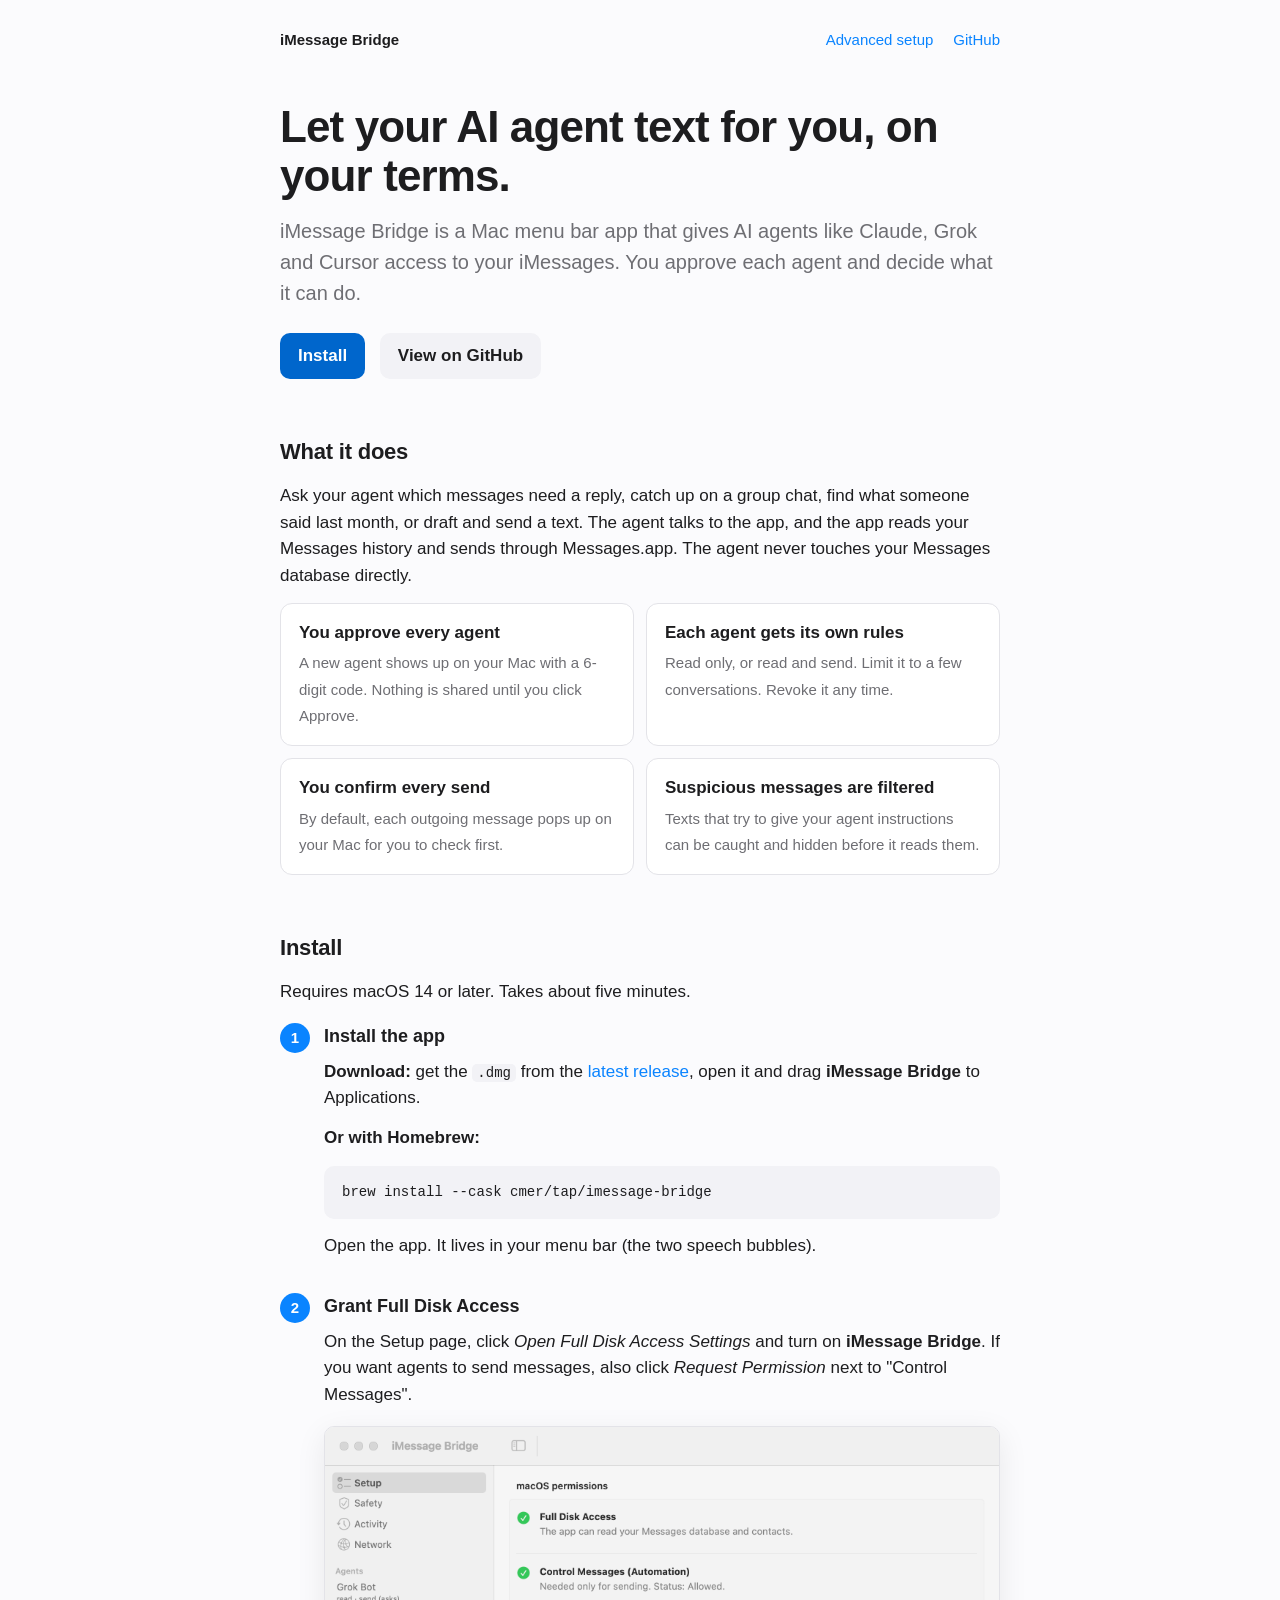
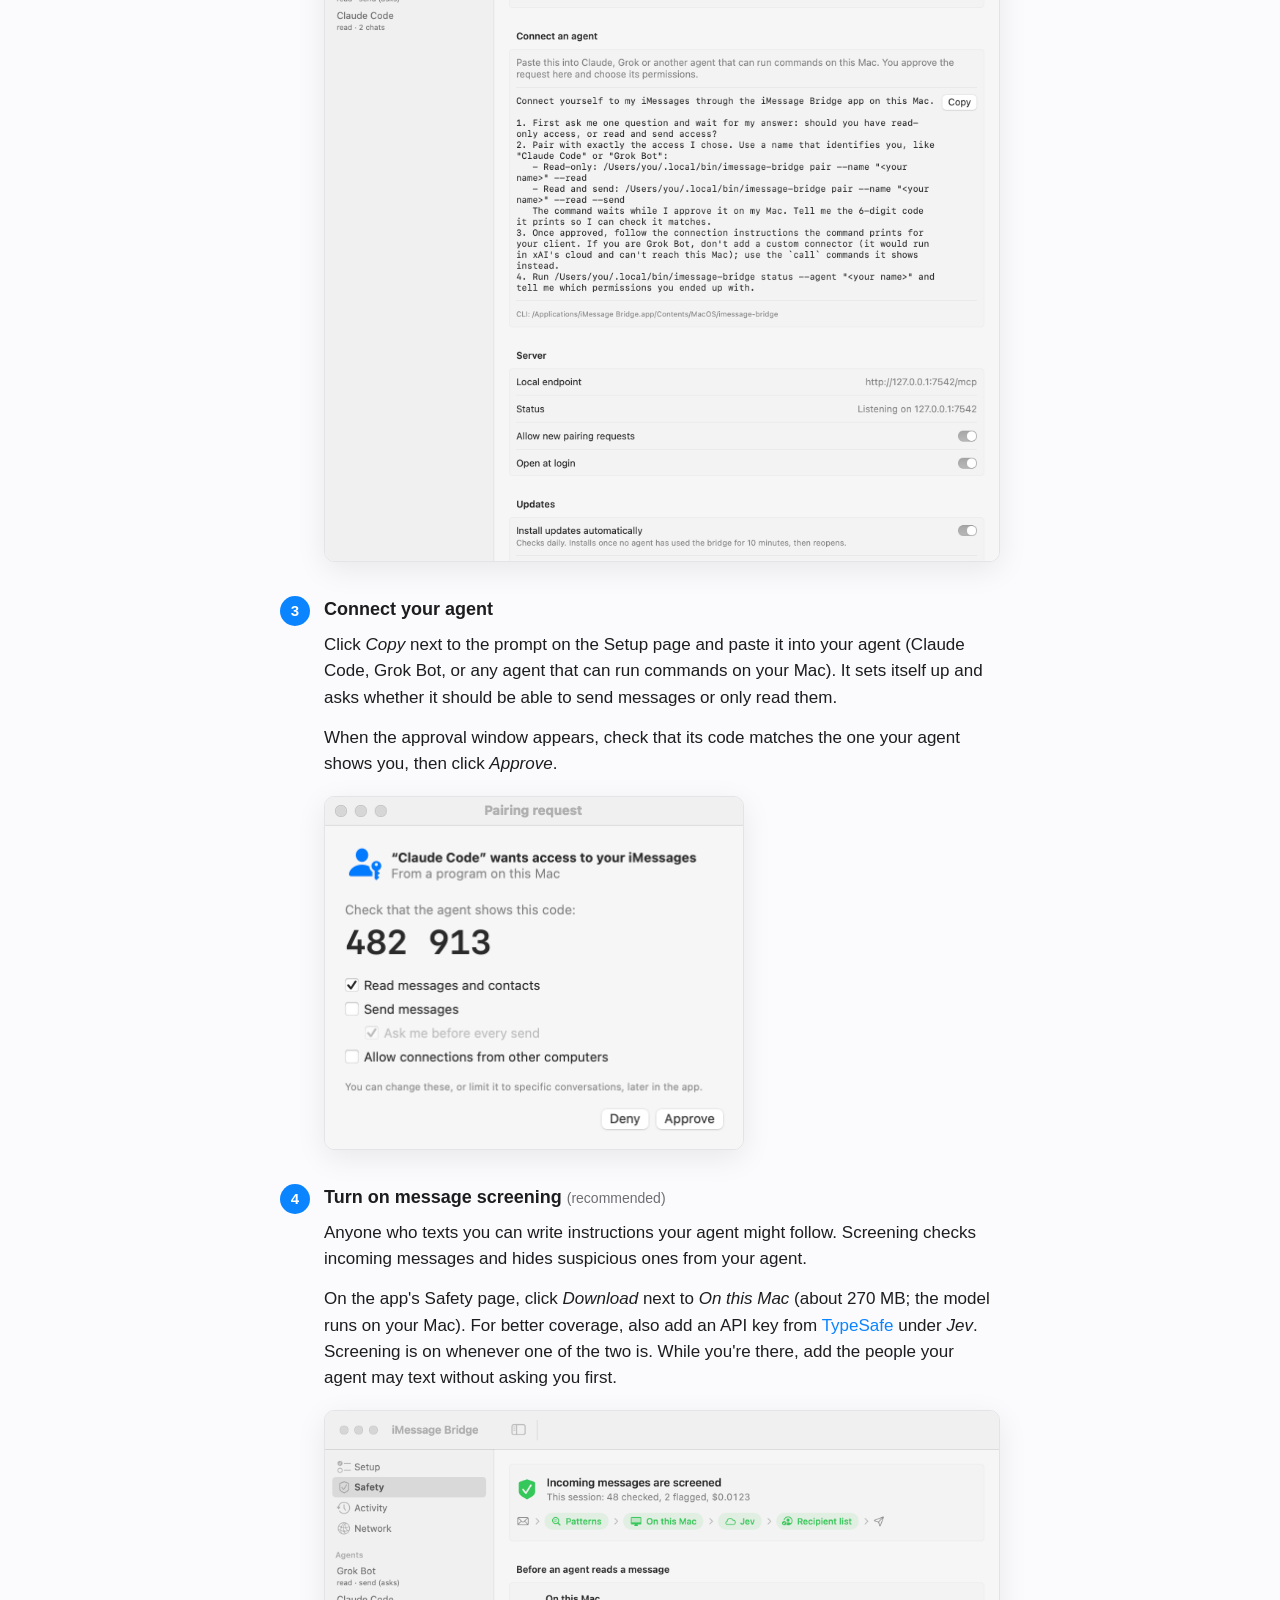
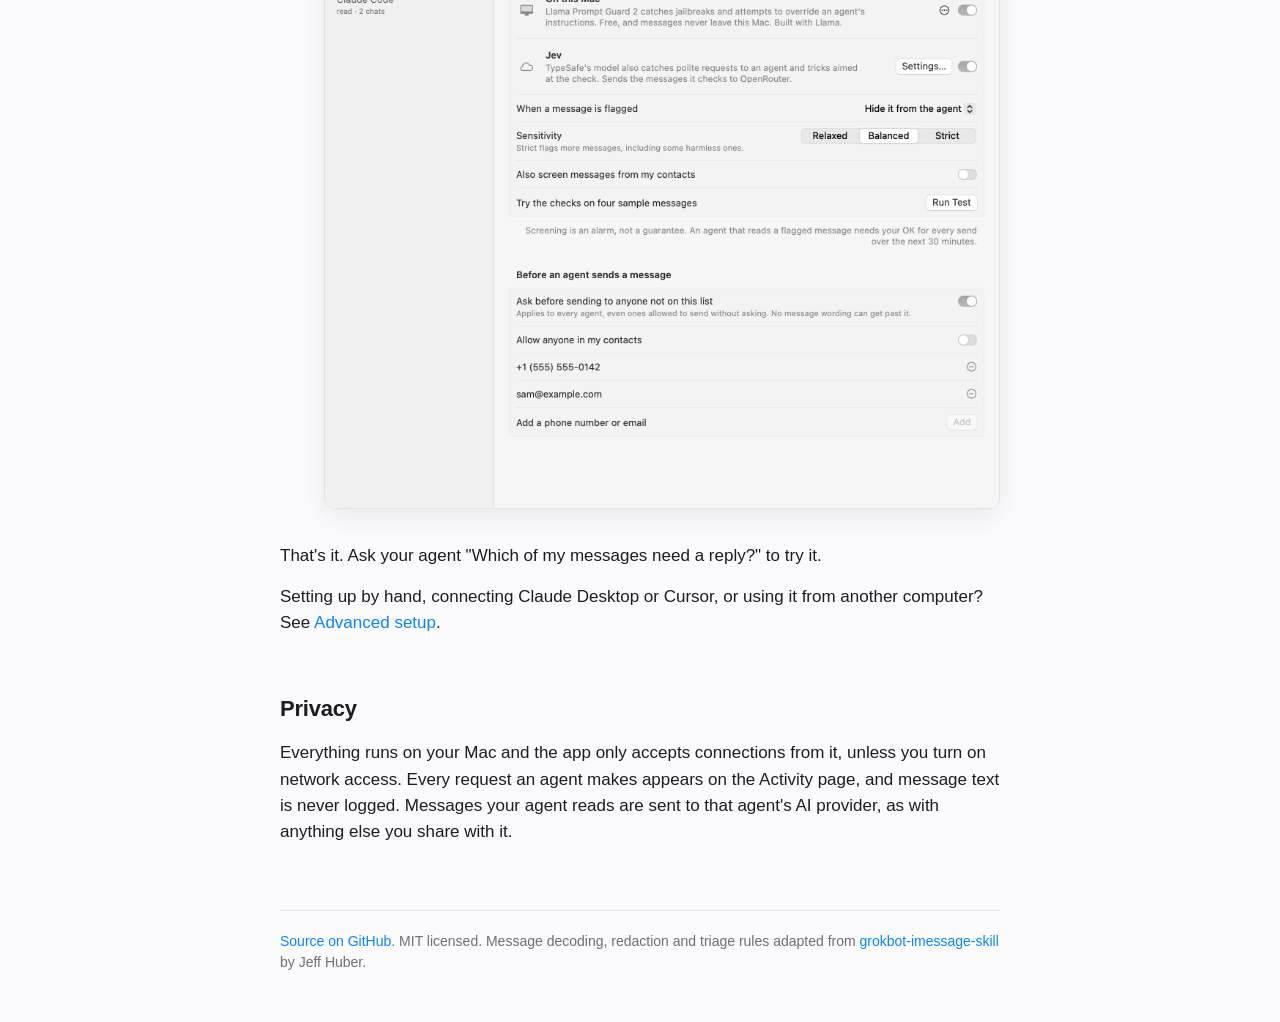
<file: docs/index.html>
<!doctype html>
<html lang="en">
<head>
<meta charset="utf-8">
<meta name="viewport" content="width=device-width, initial-scale=1">
<title>iMessage Bridge</title>
<meta name="description" content="A macOS menu bar app that lets AI agents read and send your iMessages, with separate permissions for each agent.">
<link rel="icon" href="data:image/svg+xml,<svg xmlns='http://www.w3.org/2000/svg' viewBox='0 0 100 100'><text y='.9em' font-size='90'>💬</text></svg>">
<link rel="stylesheet" href="style.css">
</head>
<body>
<main>
  <nav>
    <a class="home" href="./" aria-current="page">iMessage Bridge</a>
    <a href="advanced.html">Advanced setup</a>
    <a href="https://github.com/cmer/imessage-bridge">GitHub</a>
  </nav>

  <h1>Let your AI agent text for you, on your terms.</h1>
  <p class="lede">iMessage Bridge is a Mac menu bar app that gives AI agents like Claude, Grok and Cursor access to your iMessages. You approve each agent and decide what it can do.</p>
  <a class="cta" href="#install">Install</a>
  <a class="cta secondary" href="https://github.com/cmer/imessage-bridge">View on GitHub</a>

  <h2>What it does</h2>
  <p>Ask your agent which messages need a reply, catch up on a group chat, find what someone said last month, or draft and send a text. The agent talks to the app, and the app reads your Messages history and sends through Messages.app. The agent never touches your Messages database directly.</p>
  <div class="features">
    <div class="feature"><strong>You approve every agent</strong><span>A new agent shows up on your Mac with a 6-digit code. Nothing is shared until you click Approve.</span></div>
    <div class="feature"><strong>Each agent gets its own rules</strong><span>Read only, or read and send. Limit it to a few conversations. Revoke it any time.</span></div>
    <div class="feature"><strong>You confirm every send</strong><span>By default, each outgoing message pops up on your Mac for you to check first.</span></div>
    <div class="feature"><strong>Suspicious messages are filtered</strong><span>Texts that try to give your agent instructions can be caught and hidden before it reads them.</span></div>
  </div>

  <h2 id="install">Install</h2>
  <p>Requires macOS 14 or later. Takes about five minutes.</p>
  <ol class="steps">
    <li>
      <h3>Install the app</h3>
      <p><strong>Download:</strong> get the <code>.dmg</code> from the <a href="https://github.com/cmer/imessage-bridge/releases/latest">latest release</a>, open it and drag <strong>iMessage Bridge</strong> to Applications.</p>
      <p><strong>Or with Homebrew:</strong></p>
      <pre><code>brew install --cask cmer/tap/imessage-bridge</code></pre>
      <p>Open the app. It lives in your menu bar (the two speech bubbles).</p>
    </li>
    <li>
      <h3>Grant Full Disk Access</h3>
      <p>On the Setup page, click <em>Open Full Disk Access Settings</em> and turn on <strong>iMessage Bridge</strong>. If you want agents to send messages, also click <em>Request Permission</em> next to "Control Messages".</p>
      <figure class="shot">
        <picture>
          <source srcset="images/setup-dark.png" media="(prefers-color-scheme: dark)">
          <img src="images/setup-light.png" alt="Setup page with both permissions granted and the copyable pairing prompt" loading="lazy">
        </picture>
      </figure>
    </li>
    <li>
      <h3>Connect your agent</h3>
      <p>Click <em>Copy</em> next to the prompt on the Setup page and paste it into your agent (Claude Code, Grok Bot, or any agent that can run commands on your Mac). It sets itself up and asks whether it should be able to send messages or only read them.</p>
      <p>When the approval window appears, check that its code matches the one your agent shows you, then click <em>Approve</em>.</p>
      <figure class="shot narrow">
        <picture>
          <source srcset="images/pairing-dark.png" media="(prefers-color-scheme: dark)">
          <img src="images/pairing-light.png" alt="Pairing request window showing a 6-digit code and permission checkboxes" loading="lazy">
        </picture>
      </figure>
    </li>
    <li>
      <h3>Turn on message screening <small>(recommended)</small></h3>
      <p>Anyone who texts you can write instructions your agent might follow. Screening checks incoming messages and hides suspicious ones from your agent.</p>
      <p>On the app's Safety page, click <em>Download</em> next to <em>On this Mac</em> (about 270 MB; the model runs on your Mac). For better coverage, also add an API key from <a href="https://typesafe.ai">TypeSafe</a> under <em>Jev</em>. Screening is on whenever one of the two is. While you're there, add the people your agent may text without asking you first.</p>
      <figure class="shot">
        <picture>
          <source srcset="images/safety-dark.png" media="(prefers-color-scheme: dark)">
          <img src="images/safety-light.png" alt="Safety page: a card showing the path a message takes through the checks, the On this Mac and Jev checks, and the recipient list" loading="lazy">
        </picture>
      </figure>
    </li>
  </ol>
  <p>That's it. Ask your agent "Which of my messages need a reply?" to try it.</p>
  <p>Setting up by hand, connecting Claude Desktop or Cursor, or using it from another computer? See <a href="advanced.html">Advanced setup</a>.</p>

  <h2>Privacy</h2>
  <p>Everything runs on your Mac and the app only accepts connections from it, unless you turn on network access. Every request an agent makes appears on the Activity page, and message text is never logged. Messages your agent reads are sent to that agent's AI provider, as with anything else you share with it.</p>

  <footer>
    <a href="https://github.com/cmer/imessage-bridge">Source on GitHub</a>. MIT licensed. Message decoding, redaction and triage rules adapted from
    <a href="https://github.com/jeffhuber/grokbot-imessage-skill">grokbot-imessage-skill</a> by Jeff Huber.
  </footer>
</main>
</body>
</html>
</file>
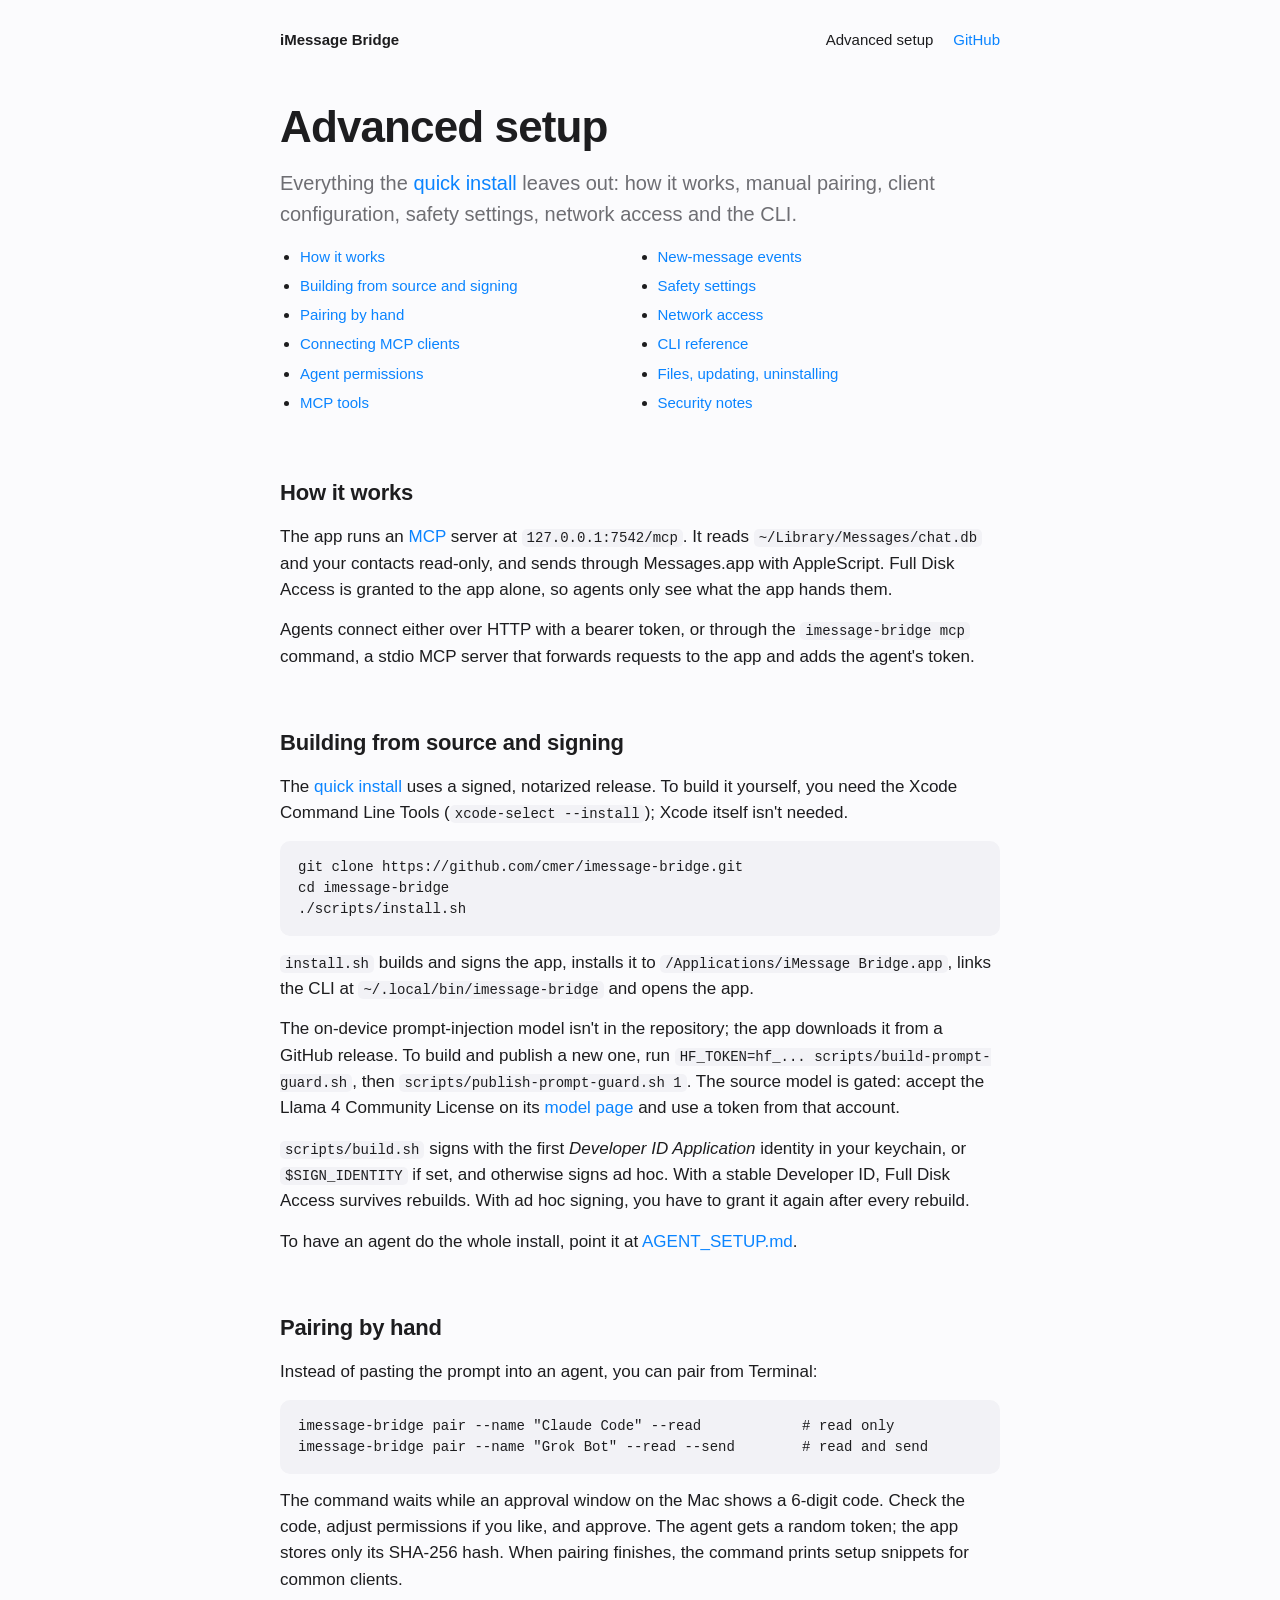
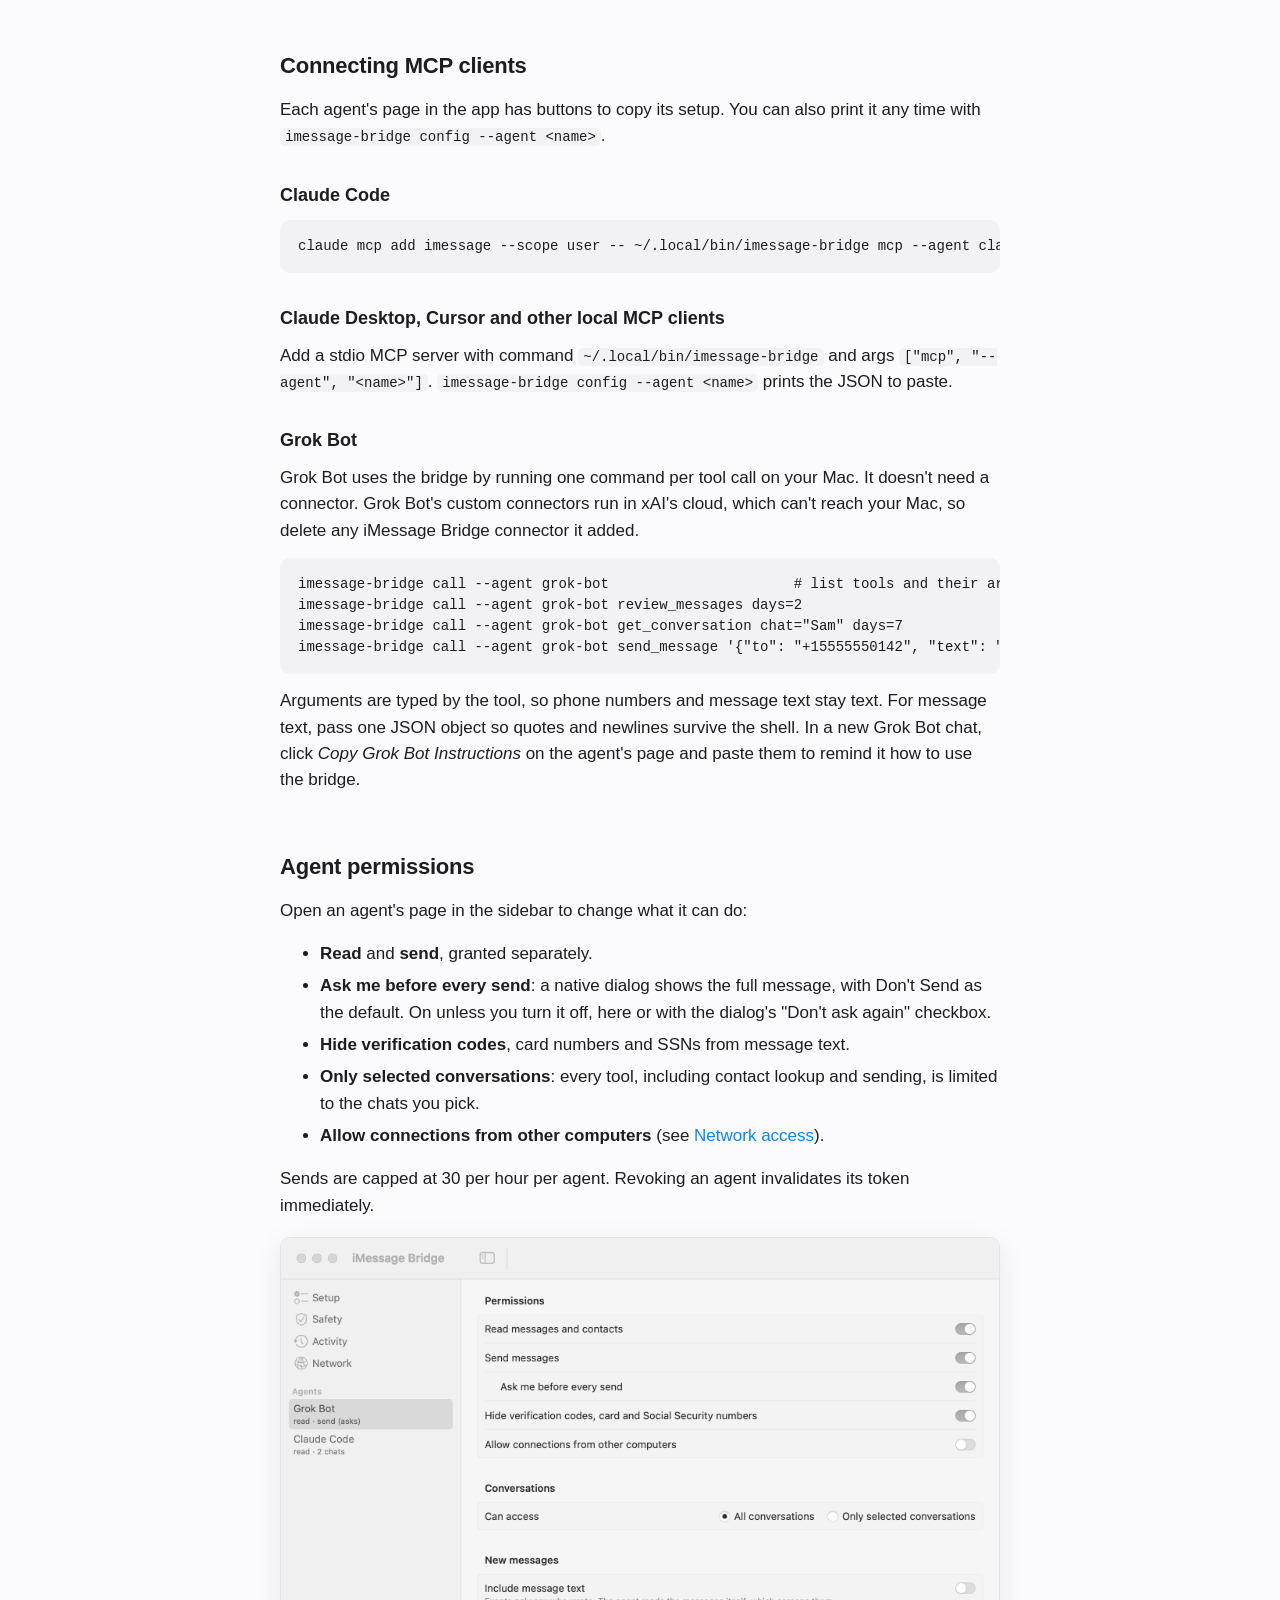
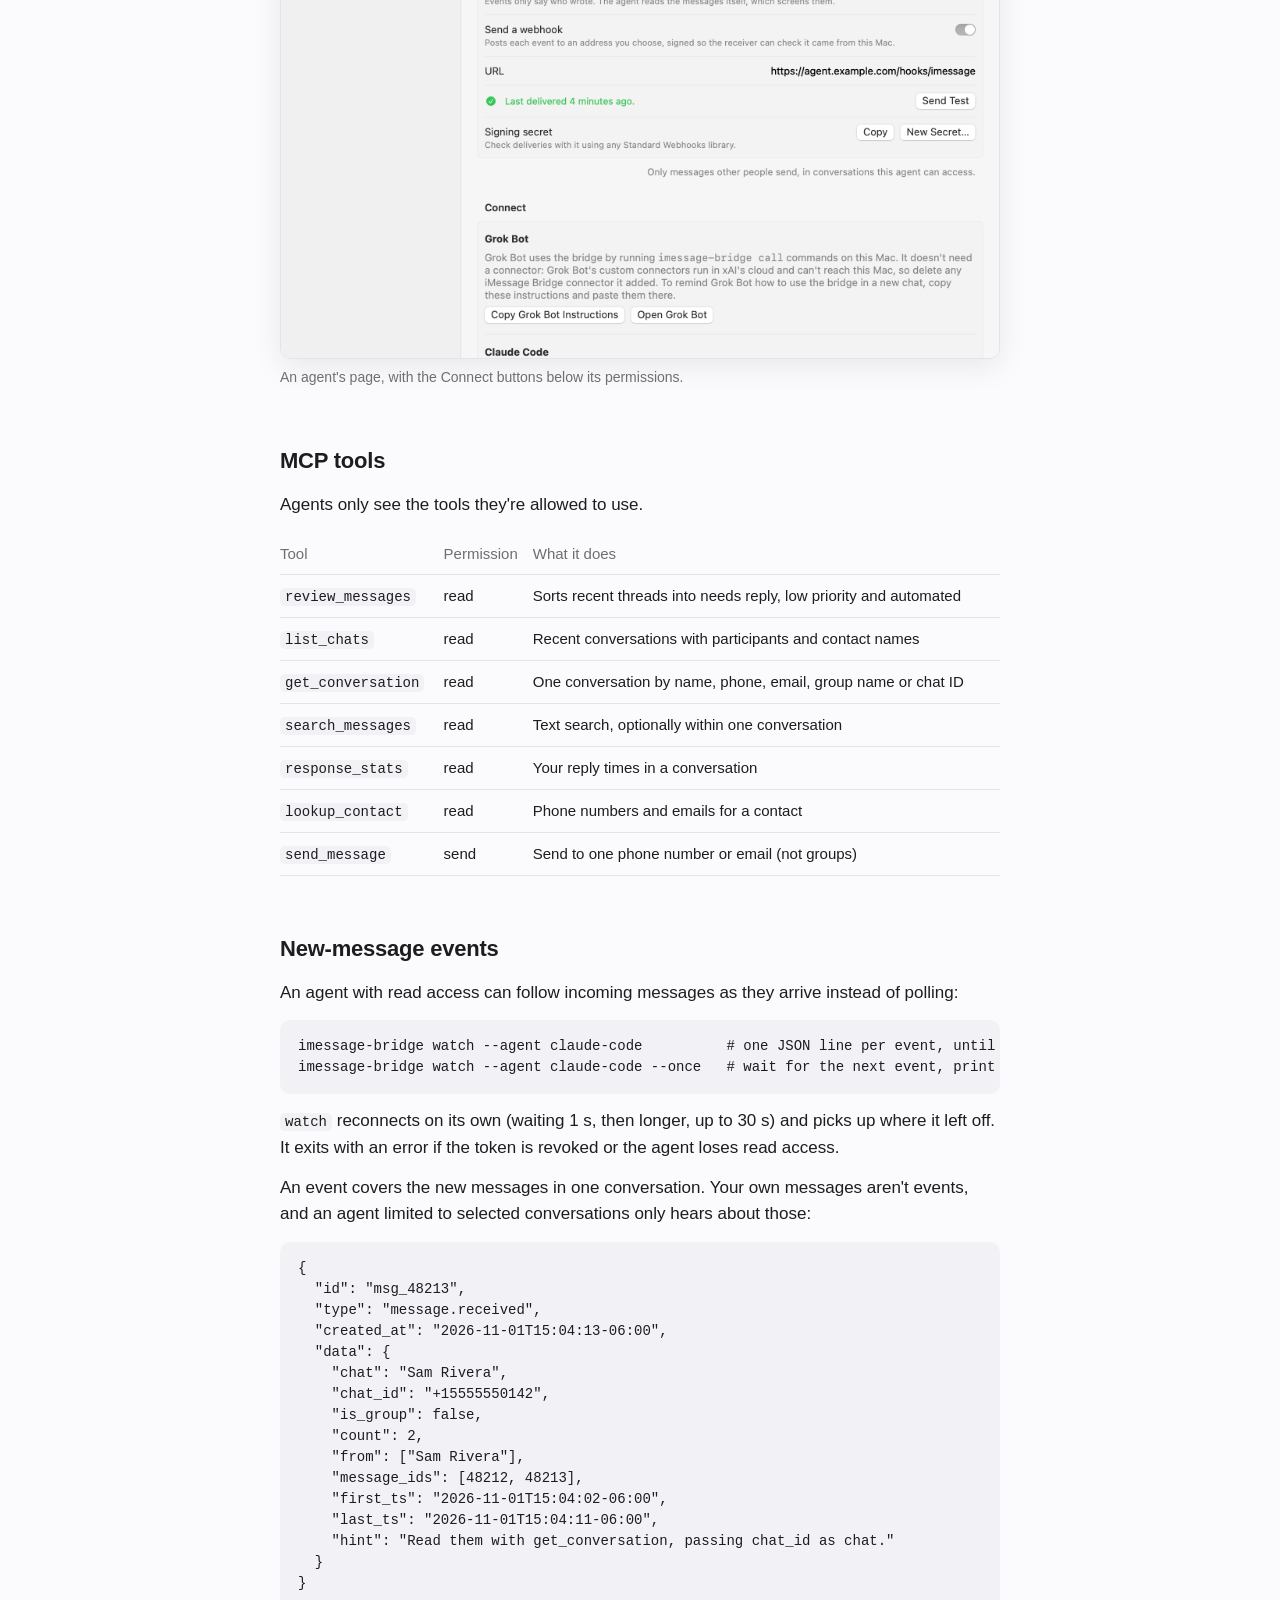
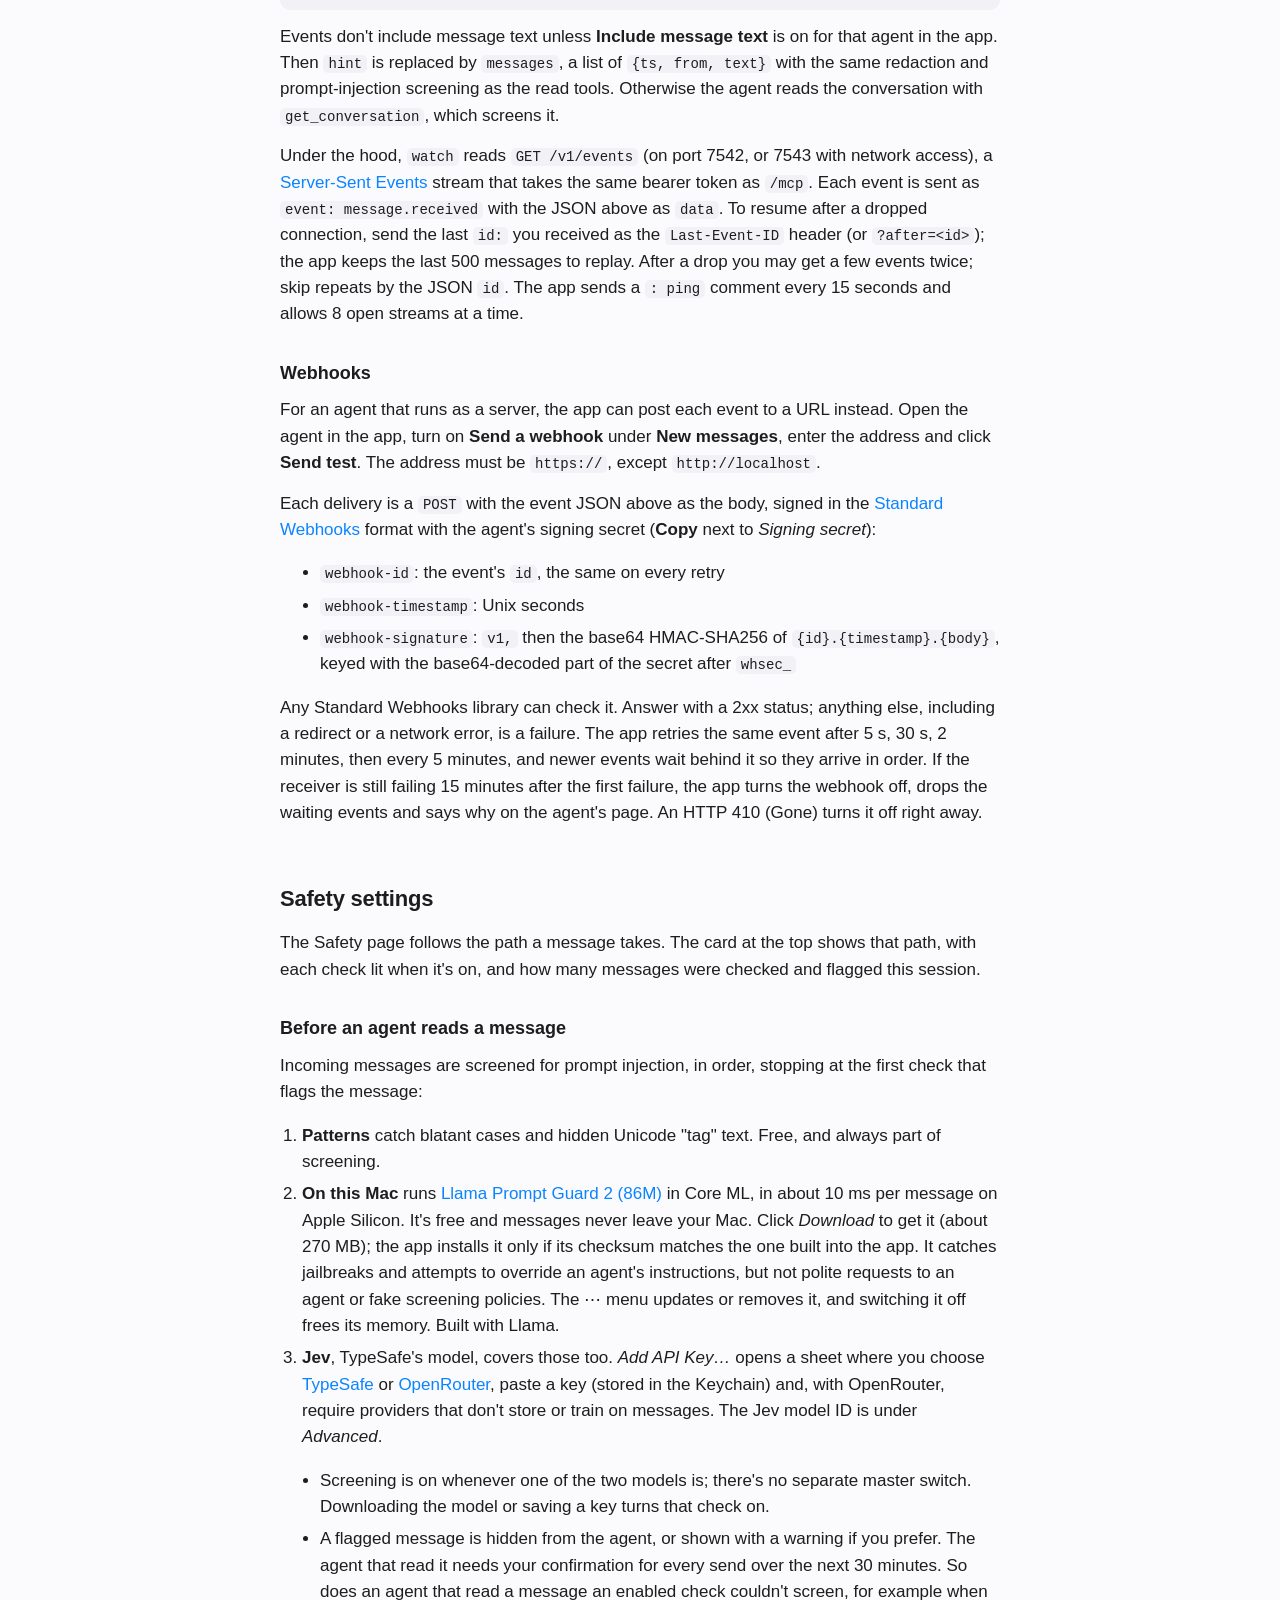
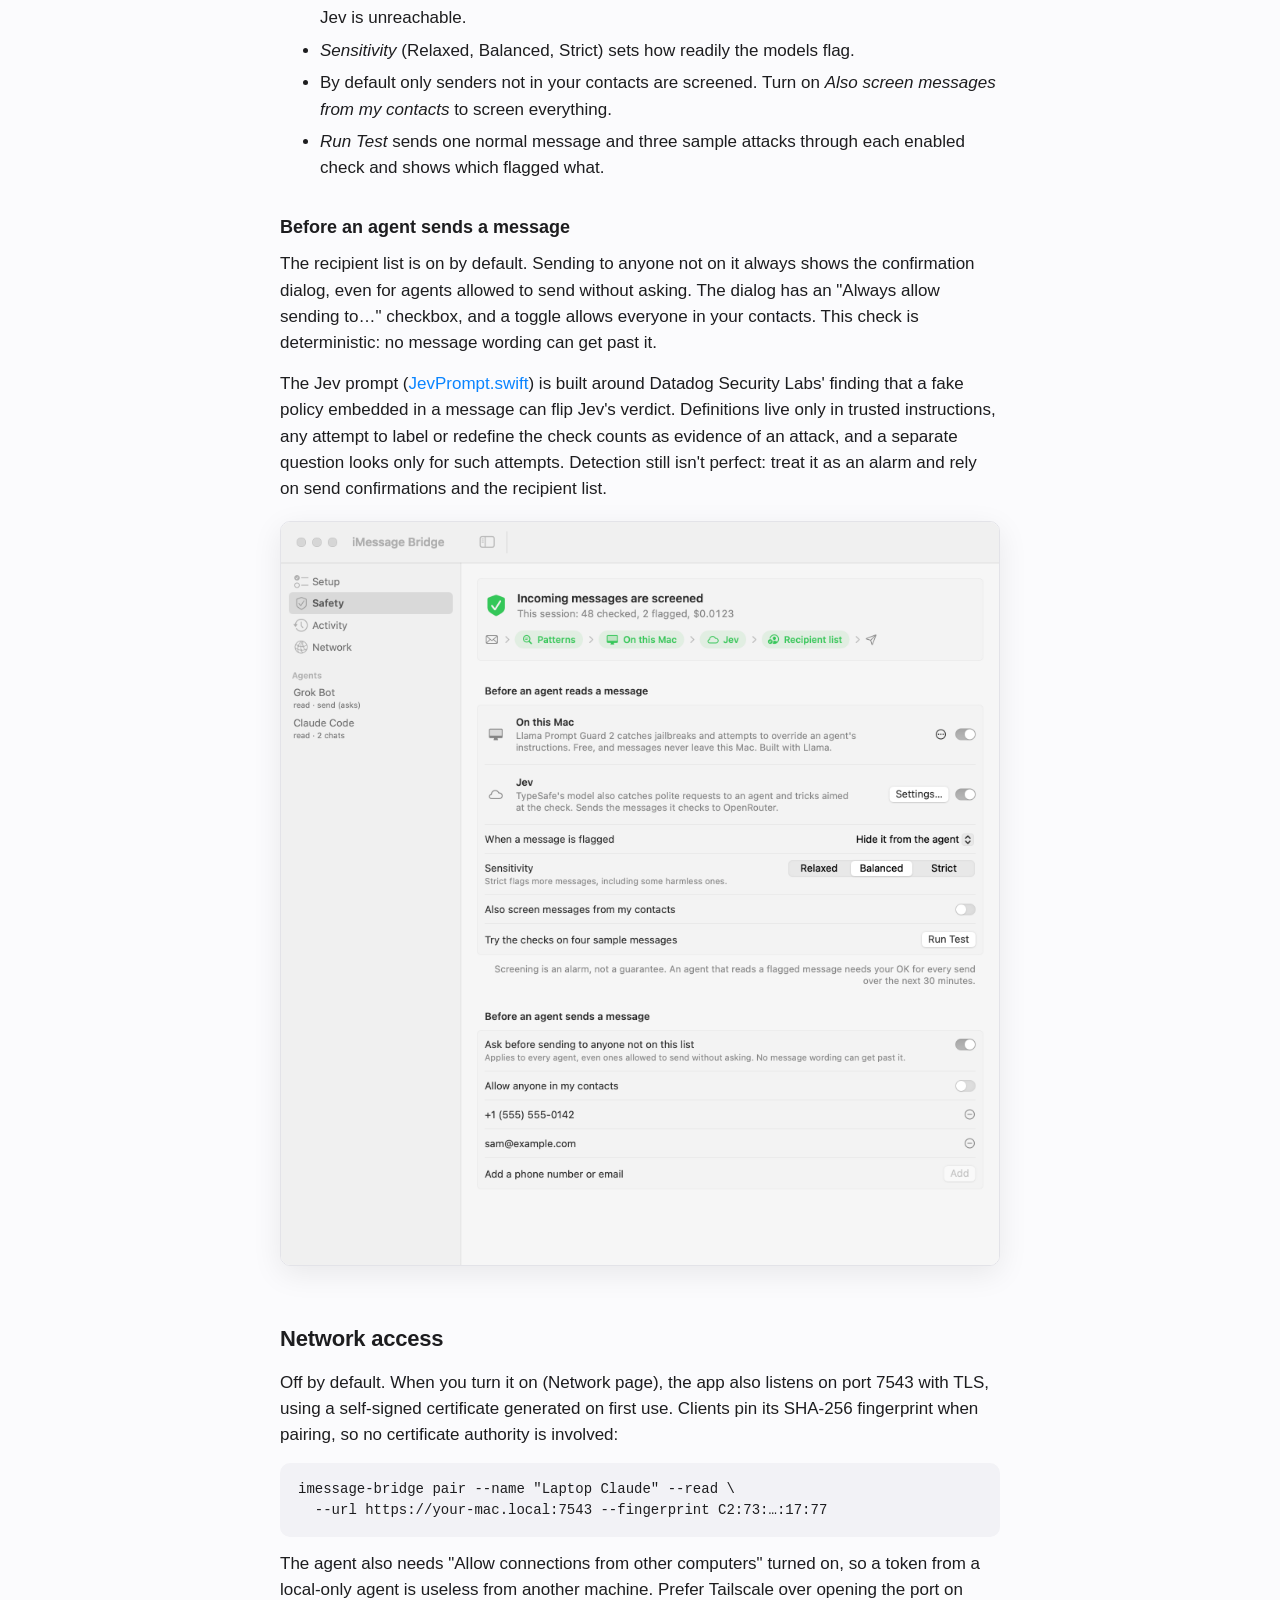
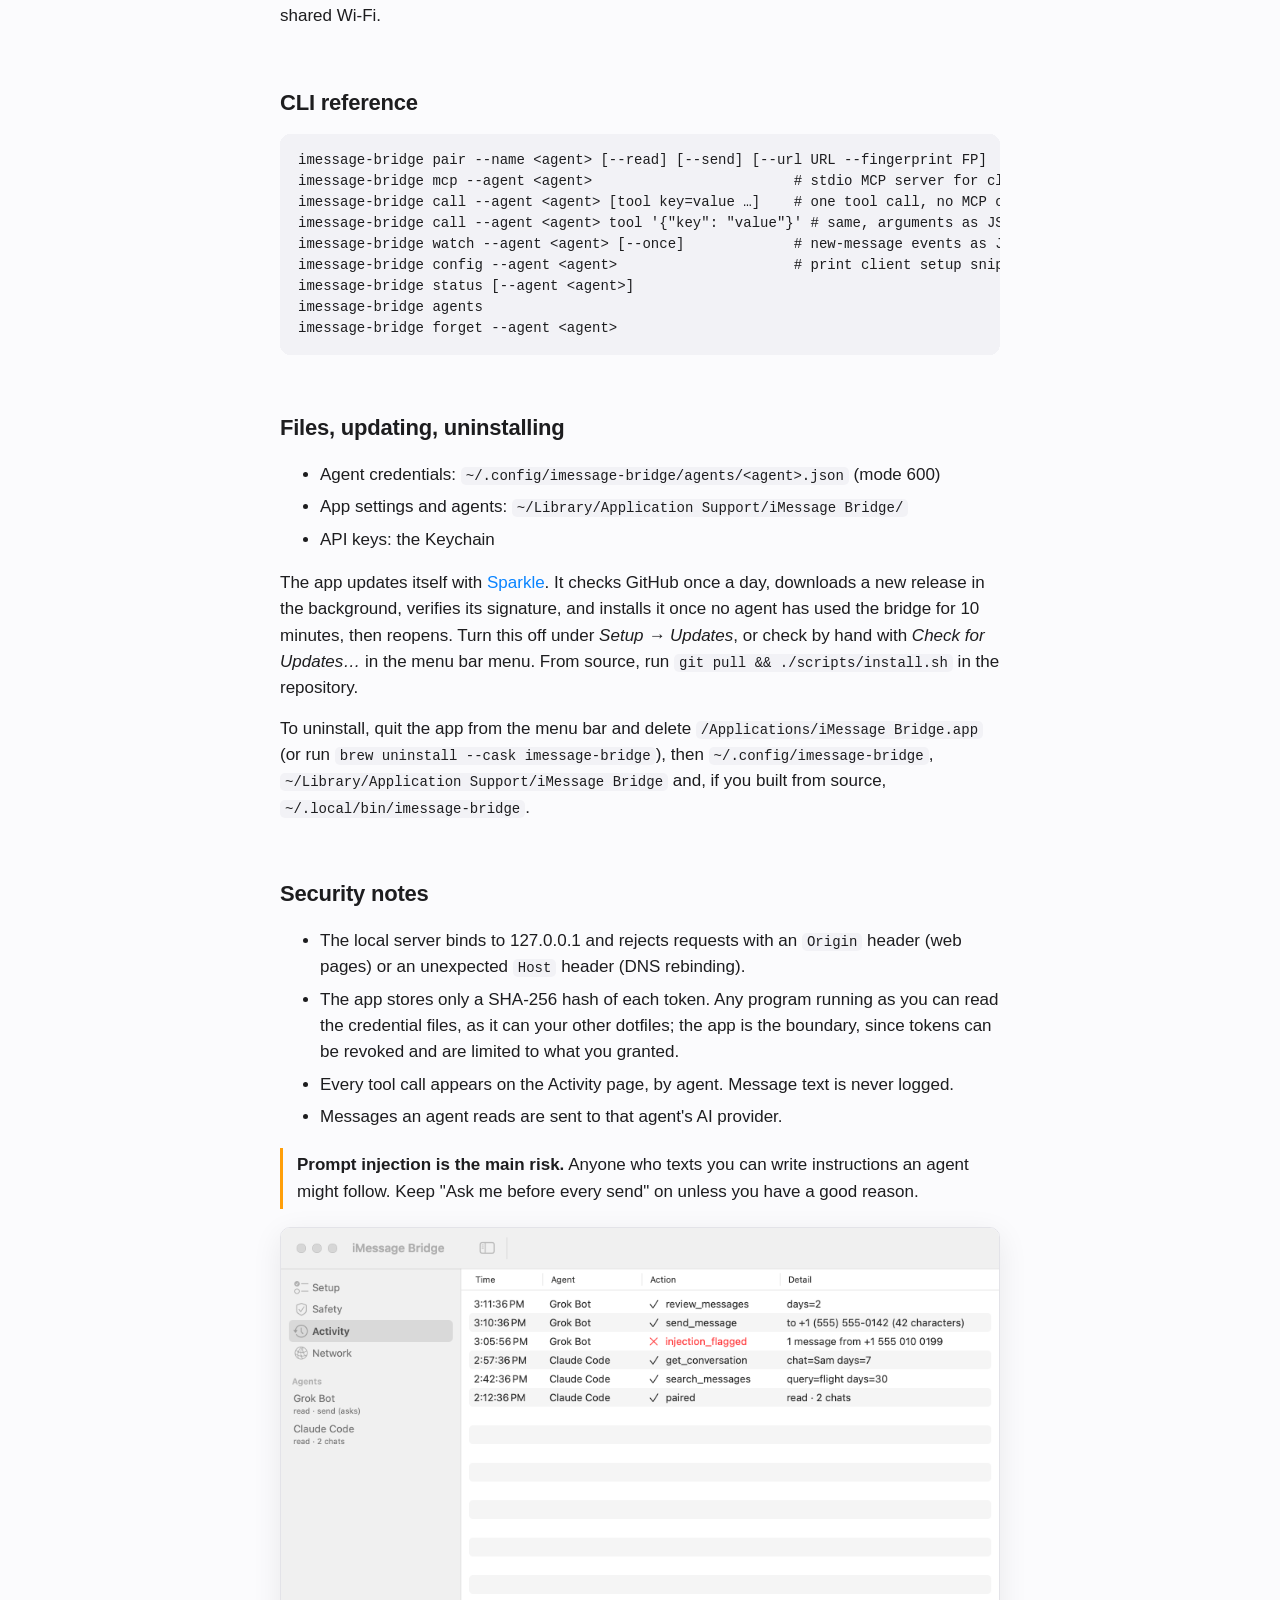
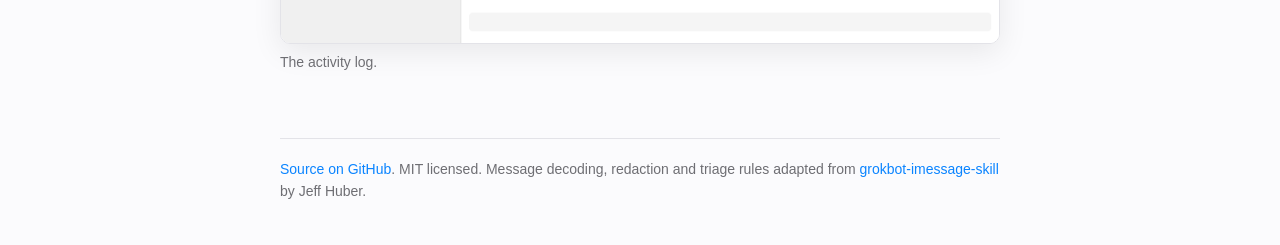
<file: docs/advanced.html>
<!doctype html>
<html lang="en">
<head>
<meta charset="utf-8">
<meta name="viewport" content="width=device-width, initial-scale=1">
<title>Advanced setup · iMessage Bridge</title>
<meta name="description" content="Manual setup, MCP client configuration, safety settings, network access and CLI reference for iMessage Bridge.">
<link rel="icon" href="data:image/svg+xml,<svg xmlns='http://www.w3.org/2000/svg' viewBox='0 0 100 100'><text y='.9em' font-size='90'>💬</text></svg>">
<link rel="stylesheet" href="style.css">
</head>
<body>
<main>
  <nav>
    <a class="home" href="./">iMessage Bridge</a>
    <a href="advanced.html" aria-current="page">Advanced setup</a>
    <a href="https://github.com/cmer/imessage-bridge">GitHub</a>
  </nav>

  <h1>Advanced setup</h1>
  <p class="lede">Everything the <a href="./">quick install</a> leaves out: how it works, manual pairing, client configuration, safety settings, network access and the CLI.</p>

  <ul class="toc">
    <li><a href="#how">How it works</a></li>
    <li><a href="#install">Building from source and signing</a></li>
    <li><a href="#pair">Pairing by hand</a></li>
    <li><a href="#connect">Connecting MCP clients</a></li>
    <li><a href="#permissions">Agent permissions</a></li>
    <li><a href="#tools">MCP tools</a></li>
    <li><a href="#events">New-message events</a></li>
    <li><a href="#safety">Safety settings</a></li>
    <li><a href="#network">Network access</a></li>
    <li><a href="#cli">CLI reference</a></li>
    <li><a href="#files">Files, updating, uninstalling</a></li>
    <li><a href="#security">Security notes</a></li>
  </ul>

  <h2 id="how">How it works</h2>
  <p>The app runs an <a href="https://modelcontextprotocol.io">MCP</a> server at <code>127.0.0.1:7542/mcp</code>. It reads <code>~/Library/Messages/chat.db</code> and your contacts read-only, and sends through Messages.app with AppleScript. Full Disk Access is granted to the app alone, so agents only see what the app hands them.</p>
  <p>Agents connect either over HTTP with a bearer token, or through the <code>imessage-bridge mcp</code> command, a stdio MCP server that forwards requests to the app and adds the agent's token.</p>

  <h2 id="install">Building from source and signing</h2>
  <p>The <a href="./#install">quick install</a> uses a signed, notarized release. To build it yourself, you need the Xcode Command Line Tools (<code>xcode-select --install</code>); Xcode itself isn't needed.</p>
  <pre><code>git clone https://github.com/cmer/imessage-bridge.git
cd imessage-bridge
./scripts/install.sh</code></pre>
  <p><code>install.sh</code> builds and signs the app, installs it to <code>/Applications/iMessage Bridge.app</code>, links the CLI at <code>~/.local/bin/imessage-bridge</code> and opens the app.</p>
  <p>The on-device prompt-injection model isn't in the repository; the app downloads it from a GitHub release. To build and publish a new one, run <code>HF_TOKEN=hf_... scripts/build-prompt-guard.sh</code>, then <code>scripts/publish-prompt-guard.sh 1</code>. The source model is gated: accept the Llama 4 Community License on its <a href="https://huggingface.co/meta-llama/Llama-Prompt-Guard-2-86M">model page</a> and use a token from that account.</p>
  <p><code>scripts/build.sh</code> signs with the first <em>Developer ID Application</em> identity in your keychain, or <code>$SIGN_IDENTITY</code> if set, and otherwise signs ad hoc. With a stable Developer ID, Full Disk Access survives rebuilds. With ad hoc signing, you have to grant it again after every rebuild.</p>
  <p>To have an agent do the whole install, point it at <a href="https://github.com/cmer/imessage-bridge/blob/main/AGENT_SETUP.md">AGENT_SETUP.md</a>.</p>

  <h2 id="pair">Pairing by hand</h2>
  <p>Instead of pasting the prompt into an agent, you can pair from Terminal:</p>
  <pre><code>imessage-bridge pair --name "Claude Code" --read            # read only
imessage-bridge pair --name "Grok Bot" --read --send        # read and send</code></pre>
  <p>The command waits while an approval window on the Mac shows a 6-digit code. Check the code, adjust permissions if you like, and approve. The agent gets a random token; the app stores only its SHA-256 hash. When pairing finishes, the command prints setup snippets for common clients.</p>

  <h2 id="connect">Connecting MCP clients</h2>
  <p>Each agent's page in the app has buttons to copy its setup. You can also print it any time with <code>imessage-bridge config --agent &lt;name&gt;</code>.</p>

  <h3>Claude Code</h3>
  <pre><code>claude mcp add imessage --scope user -- ~/.local/bin/imessage-bridge mcp --agent claude-code</code></pre>

  <h3>Claude Desktop, Cursor and other local MCP clients</h3>
  <p>Add a stdio MCP server with command <code>~/.local/bin/imessage-bridge</code> and args <code>["mcp", "--agent", "&lt;name&gt;"]</code>. <code>imessage-bridge config --agent &lt;name&gt;</code> prints the JSON to paste.</p>

  <h3>Grok Bot</h3>
  <p>Grok Bot uses the bridge by running one command per tool call on your Mac. It doesn't need a connector. Grok Bot's custom connectors run in xAI's cloud, which can't reach your Mac, so delete any iMessage Bridge connector it added.</p>
  <pre><code>imessage-bridge call --agent grok-bot                      # list tools and their arguments
imessage-bridge call --agent grok-bot review_messages days=2
imessage-bridge call --agent grok-bot get_conversation chat="Sam" days=7
imessage-bridge call --agent grok-bot send_message '{"to": "+15555550142", "text": "On my way"}'</code></pre>
  <p>Arguments are typed by the tool, so phone numbers and message text stay text. For message text, pass one JSON object so quotes and newlines survive the shell. In a new Grok Bot chat, click <em>Copy Grok Bot Instructions</em> on the agent's page and paste them to remind it how to use the bridge.</p>

  <h2 id="permissions">Agent permissions</h2>
  <p>Open an agent's page in the sidebar to change what it can do:</p>
  <ul>
    <li><strong>Read</strong> and <strong>send</strong>, granted separately.</li>
    <li><strong>Ask me before every send</strong>: a native dialog shows the full message, with Don't Send as the default. On unless you turn it off, here or with the dialog's "Don't ask again" checkbox.</li>
    <li><strong>Hide verification codes</strong>, card numbers and SSNs from message text.</li>
    <li><strong>Only selected conversations</strong>: every tool, including contact lookup and sending, is limited to the chats you pick.</li>
    <li><strong>Allow connections from other computers</strong> (see <a href="#network">Network access</a>).</li>
  </ul>
  <p>Sends are capped at 30 per hour per agent. Revoking an agent invalidates its token immediately.</p>
  <figure class="shot">
    <picture>
      <source srcset="images/agent-dark.png" media="(prefers-color-scheme: dark)">
      <img src="images/agent-light.png" alt="Agent page with permissions, conversations and Connect section" loading="lazy">
    </picture>
    <figcaption>An agent's page, with the Connect buttons below its permissions.</figcaption>
  </figure>

  <h2 id="tools">MCP tools</h2>
  <p>Agents only see the tools they're allowed to use.</p>
  <div class="table-wrap">
  <table>
    <tr><th>Tool</th><th>Permission</th><th>What it does</th></tr>
    <tr><td><code>review_messages</code></td><td>read</td><td>Sorts recent threads into needs reply, low priority and automated</td></tr>
    <tr><td><code>list_chats</code></td><td>read</td><td>Recent conversations with participants and contact names</td></tr>
    <tr><td><code>get_conversation</code></td><td>read</td><td>One conversation by name, phone, email, group name or chat ID</td></tr>
    <tr><td><code>search_messages</code></td><td>read</td><td>Text search, optionally within one conversation</td></tr>
    <tr><td><code>response_stats</code></td><td>read</td><td>Your reply times in a conversation</td></tr>
    <tr><td><code>lookup_contact</code></td><td>read</td><td>Phone numbers and emails for a contact</td></tr>
    <tr><td><code>send_message</code></td><td>send</td><td>Send to one phone number or email (not groups)</td></tr>
  </table>
  </div>

  <h2 id="events">New-message events</h2>
  <p>An agent with read access can follow incoming messages as they arrive instead of polling:</p>
  <pre><code>imessage-bridge watch --agent claude-code          # one JSON line per event, until stopped
imessage-bridge watch --agent claude-code --once   # wait for the next event, print it, exit</code></pre>
  <p><code>watch</code> reconnects on its own (waiting 1 s, then longer, up to 30 s) and picks up where it left off. It exits with an error if the token is revoked or the agent loses read access.</p>
  <p>An event covers the new messages in one conversation. Your own messages aren't events, and an agent limited to selected conversations only hears about those:</p>
  <pre><code>{
  "id": "msg_48213",
  "type": "message.received",
  "created_at": "2026-11-01T15:04:13-06:00",
  "data": {
    "chat": "Sam Rivera",
    "chat_id": "+15555550142",
    "is_group": false,
    "count": 2,
    "from": ["Sam Rivera"],
    "message_ids": [48212, 48213],
    "first_ts": "2026-11-01T15:04:02-06:00",
    "last_ts": "2026-11-01T15:04:11-06:00",
    "hint": "Read them with get_conversation, passing chat_id as chat."
  }
}</code></pre>
  <p>Events don't include message text unless <strong>Include message text</strong> is on for that agent in the app. Then <code>hint</code> is replaced by <code>messages</code>, a list of <code>{ts, from, text}</code> with the same redaction and prompt-injection screening as the read tools. Otherwise the agent reads the conversation with <code>get_conversation</code>, which screens it.</p>
  <p>Under the hood, <code>watch</code> reads <code>GET /v1/events</code> (on port 7542, or 7543 with network access), a <a href="https://html.spec.whatwg.org/multipage/server-sent-events.html">Server-Sent Events</a> stream that takes the same bearer token as <code>/mcp</code>. Each event is sent as <code>event: message.received</code> with the JSON above as <code>data</code>. To resume after a dropped connection, send the last <code>id:</code> you received as the <code>Last-Event-ID</code> header (or <code>?after=&lt;id&gt;</code>); the app keeps the last 500 messages to replay. After a drop you may get a few events twice; skip repeats by the JSON <code>id</code>. The app sends a <code>: ping</code> comment every 15 seconds and allows 8 open streams at a time.</p>
  <h3>Webhooks</h3>
  <p>For an agent that runs as a server, the app can post each event to a URL instead. Open the agent in the app, turn on <strong>Send a webhook</strong> under <strong>New messages</strong>, enter the address and click <strong>Send test</strong>. The address must be <code>https://</code>, except <code>http://localhost</code>.</p>
  <p>Each delivery is a <code>POST</code> with the event JSON above as the body, signed in the <a href="https://www.standardwebhooks.com">Standard Webhooks</a> format with the agent's signing secret (<strong>Copy</strong> next to <em>Signing secret</em>):</p>
  <ul>
    <li><code>webhook-id</code>: the event's <code>id</code>, the same on every retry</li>
    <li><code>webhook-timestamp</code>: Unix seconds</li>
    <li><code>webhook-signature</code>: <code>v1,</code> then the base64 HMAC-SHA256 of <code>{id}.{timestamp}.{body}</code>, keyed with the base64-decoded part of the secret after <code>whsec_</code></li>
  </ul>
  <p>Any Standard Webhooks library can check it. Answer with a 2xx status; anything else, including a redirect or a network error, is a failure. The app retries the same event after 5 s, 30 s, 2 minutes, then every 5 minutes, and newer events wait behind it so they arrive in order. If the receiver is still failing 15 minutes after the first failure, the app turns the webhook off, drops the waiting events and says why on the agent's page. An HTTP 410 (Gone) turns it off right away.</p>

  <h2 id="safety">Safety settings</h2>
  <p>The Safety page follows the path a message takes. The card at the top shows that path, with each check lit when it's on, and how many messages were checked and flagged this session.</p>

  <h3>Before an agent reads a message</h3>
  <p>Incoming messages are screened for prompt injection, in order, stopping at the first check that flags the message:</p>
  <ol>
    <li><strong>Patterns</strong> catch blatant cases and hidden Unicode "tag" text. Free, and always part of screening.</li>
    <li><strong>On this Mac</strong> runs <a href="https://huggingface.co/meta-llama/Llama-Prompt-Guard-2-86M">Llama Prompt Guard 2 (86M)</a> in Core ML, in about 10 ms per message on Apple Silicon. It's free and messages never leave your Mac. Click <em>Download</em> to get it (about 270 MB); the app installs it only if its checksum matches the one built into the app. It catches jailbreaks and attempts to override an agent's instructions, but not polite requests to an agent or fake screening policies. The ⋯ menu updates or removes it, and switching it off frees its memory. Built with Llama.</li>
    <li><strong>Jev</strong>, TypeSafe's model, covers those too. <em>Add API Key…</em> opens a sheet where you choose <a href="https://typesafe.ai">TypeSafe</a> or <a href="https://openrouter.ai">OpenRouter</a>, paste a key (stored in the Keychain) and, with OpenRouter, require providers that don't store or train on messages. The Jev model ID is under <em>Advanced</em>.</li>
  </ol>
  <ul>
    <li>Screening is on whenever one of the two models is; there's no separate master switch. Downloading the model or saving a key turns that check on.</li>
    <li>A flagged message is hidden from the agent, or shown with a warning if you prefer. The agent that read it needs your confirmation for every send over the next 30 minutes. So does an agent that read a message an enabled check couldn't screen, for example when Jev is unreachable.</li>
    <li><em>Sensitivity</em> (Relaxed, Balanced, Strict) sets how readily the models flag.</li>
    <li>By default only senders not in your contacts are screened. Turn on <em>Also screen messages from my contacts</em> to screen everything.</li>
    <li><em>Run Test</em> sends one normal message and three sample attacks through each enabled check and shows which flagged what.</li>
  </ul>

  <h3>Before an agent sends a message</h3>
  <p>The recipient list is on by default. Sending to anyone not on it always shows the confirmation dialog, even for agents allowed to send without asking. The dialog has an "Always allow sending to…" checkbox, and a toggle allows everyone in your contacts. This check is deterministic: no message wording can get past it.</p>

  <p>The Jev prompt (<a href="https://github.com/cmer/imessage-bridge/blob/main/Sources/BridgeCore/JevPrompt.swift">JevPrompt.swift</a>) is built around Datadog Security Labs' finding that a fake policy embedded in a message can flip Jev's verdict. Definitions live only in trusted instructions, any attempt to label or redefine the check counts as evidence of an attack, and a separate question looks only for such attempts. Detection still isn't perfect: treat it as an alarm and rely on send confirmations and the recipient list.</p>
  <figure class="shot">
    <picture>
      <source srcset="images/safety-dark.png" media="(prefers-color-scheme: dark)">
      <img src="images/safety-light.png" alt="Safety page: a card showing the path a message takes through the checks, the On this Mac and Jev checks, and the recipient list" loading="lazy">
    </picture>
  </figure>

  <h2 id="network">Network access</h2>
  <p>Off by default. When you turn it on (Network page), the app also listens on port 7543 with TLS, using a self-signed certificate generated on first use. Clients pin its SHA-256 fingerprint when pairing, so no certificate authority is involved:</p>
  <pre><code>imessage-bridge pair --name "Laptop Claude" --read \
  --url https://your-mac.local:7543 --fingerprint C2:73:…:17:77</code></pre>
  <p>The agent also needs "Allow connections from other computers" turned on, so a token from a local-only agent is useless from another machine. Prefer Tailscale over opening the port on shared Wi-Fi.</p>

  <h2 id="cli">CLI reference</h2>
  <pre><code>imessage-bridge pair --name &lt;agent&gt; [--read] [--send] [--url URL --fingerprint FP]
imessage-bridge mcp --agent &lt;agent&gt;                        # stdio MCP server for clients
imessage-bridge call --agent &lt;agent&gt; [tool key=value …]    # one tool call, no MCP client needed
imessage-bridge call --agent &lt;agent&gt; tool '{"key": "value"}' # same, arguments as JSON
imessage-bridge watch --agent &lt;agent&gt; [--once]             # new-message events as JSON lines
imessage-bridge config --agent &lt;agent&gt;                     # print client setup snippets
imessage-bridge status [--agent &lt;agent&gt;]
imessage-bridge agents
imessage-bridge forget --agent &lt;agent&gt;</code></pre>

  <h2 id="files">Files, updating, uninstalling</h2>
  <ul>
    <li>Agent credentials: <code>~/.config/imessage-bridge/agents/&lt;agent&gt;.json</code> (mode 600)</li>
    <li>App settings and agents: <code>~/Library/Application Support/iMessage Bridge/</code></li>
    <li>API keys: the Keychain</li>
  </ul>
  <p>The app updates itself with <a href="https://sparkle-project.org">Sparkle</a>. It checks GitHub once a day, downloads a new release in the background, verifies its signature, and installs it once no agent has used the bridge for 10 minutes, then reopens. Turn this off under <em>Setup → Updates</em>, or check by hand with <em>Check for Updates…</em> in the menu bar menu. From source, run <code>git pull &amp;&amp; ./scripts/install.sh</code> in the repository.</p>
  <p>To uninstall, quit the app from the menu bar and delete <code>/Applications/iMessage Bridge.app</code> (or run <code>brew uninstall --cask imessage-bridge</code>), then <code>~/.config/imessage-bridge</code>, <code>~/Library/Application Support/iMessage Bridge</code> and, if you built from source, <code>~/.local/bin/imessage-bridge</code>.</p>

  <h2 id="security">Security notes</h2>
  <ul>
    <li>The local server binds to 127.0.0.1 and rejects requests with an <code>Origin</code> header (web pages) or an unexpected <code>Host</code> header (DNS rebinding).</li>
    <li>The app stores only a SHA-256 hash of each token. Any program running as you can read the credential files, as it can your other dotfiles; the app is the boundary, since tokens can be revoked and are limited to what you granted.</li>
    <li>Every tool call appears on the Activity page, by agent. Message text is never logged.</li>
    <li>Messages an agent reads are sent to that agent's AI provider.</li>
  </ul>
  <p class="warn"><strong>Prompt injection is the main risk.</strong> Anyone who texts you can write instructions an agent might follow. Keep "Ask me before every send" on unless you have a good reason.</p>
  <figure class="shot">
    <picture>
      <source srcset="images/activity-dark.png" media="(prefers-color-scheme: dark)">
      <img src="images/activity-light.png" alt="Activity log listing tool calls by agent" loading="lazy">
    </picture>
    <figcaption>The activity log.</figcaption>
  </figure>

  <footer>
    <a href="https://github.com/cmer/imessage-bridge">Source on GitHub</a>. MIT licensed. Message decoding, redaction and triage rules adapted from
    <a href="https://github.com/jeffhuber/grokbot-imessage-skill">grokbot-imessage-skill</a> by Jeff Huber.
  </footer>
</main>
</body>
</html>
</file>
<file: docs/style.css>
:root {
  --bg: #fbfbfd;
  --fg: #1d1d1f;
  --muted: #6e6e73;
  --line: #e3e3e8;
  --card: #ffffff;
  --accent: #0a84ff;
  --code-bg: #f2f2f6;
}
@media (prefers-color-scheme: dark) {
  :root {
    --bg: #111113;
    --fg: #f5f5f7;
    --muted: #a1a1a6;
    --line: #2c2c30;
    --card: #1a1a1d;
    --accent: #4aa3ff;
    --code-bg: #1f1f23;
  }
}
* { box-sizing: border-box; }
body {
  margin: 0;
  background: var(--bg);
  color: var(--fg);
  font: 17px/1.55 -apple-system, BlinkMacSystemFont, "SF Pro Text", "Helvetica Neue", Arial, sans-serif;
  -webkit-font-smoothing: antialiased;
}
main { max-width: 760px; margin: 0 auto; padding: 28px 20px 48px; }
nav { display: flex; gap: 20px; align-items: center; font-size: 15px; margin-bottom: 52px; }
nav .home { color: var(--fg); font-weight: 600; margin-right: auto; }
nav a[aria-current] { color: var(--fg); }
h1 { font-size: 44px; line-height: 1.1; letter-spacing: -0.02em; margin: 0 0 16px; }
h2 { font-size: 22px; letter-spacing: -0.01em; margin: 56px 0 14px; }
p { margin: 0 0 14px; }
.lede { font-size: 20px; color: var(--muted); max-width: 36em; }
a { color: var(--accent); text-decoration: none; }
a:hover { text-decoration: underline; }
code, pre { font: 14px/1.5 ui-monospace, "SF Mono", Menlo, monospace; }
code { background: var(--code-bg); padding: 1px 5px; border-radius: 5px; }
pre {
  background: var(--code-bg);
  padding: 16px 18px;
  border-radius: 10px;
  overflow-x: auto;
  margin: 0 0 14px;
}
pre code { background: none; padding: 0; }
.features {
  display: grid;
  grid-template-columns: repeat(auto-fit, minmax(300px, 1fr));
  gap: 12px;
  margin-top: 8px;
}
.feature {
  background: var(--card);
  border: 1px solid var(--line);
  border-radius: 12px;
  padding: 16px 18px;
}
.feature strong { display: block; margin-bottom: 4px; }
.feature span { color: var(--muted); font-size: 15px; }
table { width: 100%; border-collapse: collapse; font-size: 15px; }
th, td { text-align: left; padding: 9px 10px 9px 0; border-bottom: 1px solid var(--line); vertical-align: top; }
th { color: var(--muted); font-weight: 500; }
td:first-child { white-space: nowrap; }
.table-wrap { overflow-x: auto; }
ol { padding-left: 22px; }
li { margin-bottom: 6px; }
.warn {
  border-left: 3px solid #ff9f0a;
  padding: 4px 0 4px 14px;
  margin: 18px 0;
}
.shot { margin: 18px 0 26px; }
.shot picture, .shot img { display: block; width: 100%; height: auto; }
.shot img { border-radius: 10px; border: 1px solid var(--line); box-shadow: 0 8px 30px rgba(0,0,0,.08); }
.shot.narrow img { max-width: 420px; }
.shot figcaption { color: var(--muted); font-size: 14px; margin-top: 8px; }
.steps { counter-reset: step; list-style: none; padding: 0; }
.steps > li { counter-increment: step; position: relative; padding-left: 44px; margin-bottom: 34px; }
.steps > li::before {
  content: counter(step); position: absolute; left: 0; top: 0;
  width: 30px; height: 30px; border-radius: 50%; background: var(--accent); color: #fff;
  font-weight: 600; font-size: 15px; display: flex; align-items: center; justify-content: center;
}
.steps h3 { font-size: 18px; margin: 2px 0 8px; }
footer {
  margin-top: 64px;
  padding-top: 20px;
  border-top: 1px solid var(--line);
  color: var(--muted);
  font-size: 14px;
}
.cta {
  display: inline-block; background: #0066cc; color: #fff; font-weight: 600;
  padding: 10px 18px; border-radius: 10px; margin: 10px 10px 0 0;
}
.cta:hover { text-decoration: none; filter: brightness(1.08); }
.cta.secondary { background: var(--code-bg); color: var(--fg); }
.toc { columns: 2; padding-left: 20px; font-size: 15px; }
h3 { font-size: 18px; margin: 32px 0 10px; }
@media (max-width: 520px) {
  nav { margin-bottom: 32px; }
  .toc { columns: 1; }
  h1 { font-size: 34px; }
  .lede { font-size: 18px; }
}
h3 small { font-size: 14px; font-weight: 500; color: var(--muted); }
.toc li { margin: 0; padding-bottom: 6px; break-inside: avoid; }
</file>
